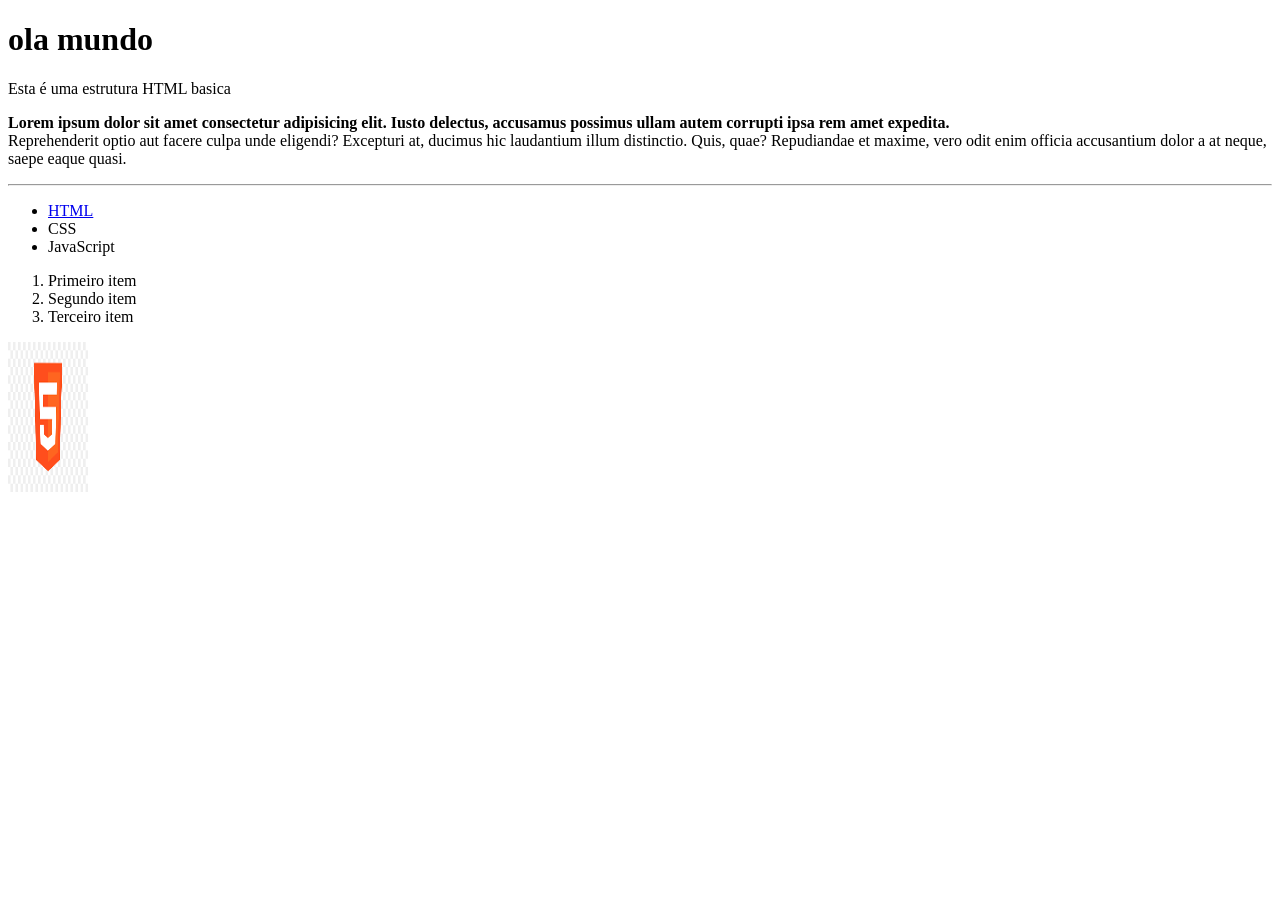
<file: index.html>
<!doctype html>
<!--Informa ao navegador que este documento usa HTML5 -->
<html lang="pt-br">
  <!--Marca o inicio da pagina HTML. O atributo lang ='pt-br' vai indicar que o idioma principal é o portugues -->
  <head>
    <!--Cabeçalho da pagina. Aqui fica configurações e informações que não irão aparecer no corpo da página-->
    <meta charset="UTF-8" />
    <!--Define o padrão de caracteres. Permite acentos, Ç, emojis e caracteres especiais-->
    <meta name="viewport" content="width=device-width, initial-scale=1.0" />
    <!-- Faz a pagina se adaptar a celulares e computadores-->
    <title>Meu Primeiro site</title>
    <!-- Titulo da pagina, aparece na aba do navegador-->
  </head>
  <body>
    <!-- Corpo da pagina. Tudo o que aparace pro usuario fica aqui -->
    <h1>ola mundo</h1>
    <p>Esta é uma estrutura HTML basica</p>
    <p>
      <strong
        >Lorem ipsum dolor sit amet consectetur adipisicing elit. Iusto
        delectus, accusamus possimus ullam autem corrupti ipsa rem amet
        expedita.</strong
      >
      <br />
      Reprehenderit optio aut facere culpa unde eligendi? Excepturi at, ducimus
      hic laudantium illum distinctio. Quis, quae? Repudiandae et maxime, vero
      odit enim officia accusantium dolor a at neque, saepe eaque quasi.
    </p>
    <hr />
    <ul>
      <li>
        <a
          href="https://developer.mozilla.org/pt-BR/docs/Web/HTML"
          target="_blank"
          >HTML</a
        >
      </li>
      <li>CSS</li>
      <li>JavaScript</li>
    </ul>

    <ol>
      <li>Primeiro item</li>
      <li>Segundo item</li>
      <li>Terceiro item</li>
    </ol>
    <img
      src="./img/img-html.png"
      alt="Logo HTML5"
      width="80px"
      height="150px"
    />
  </body>
</html>
</file>
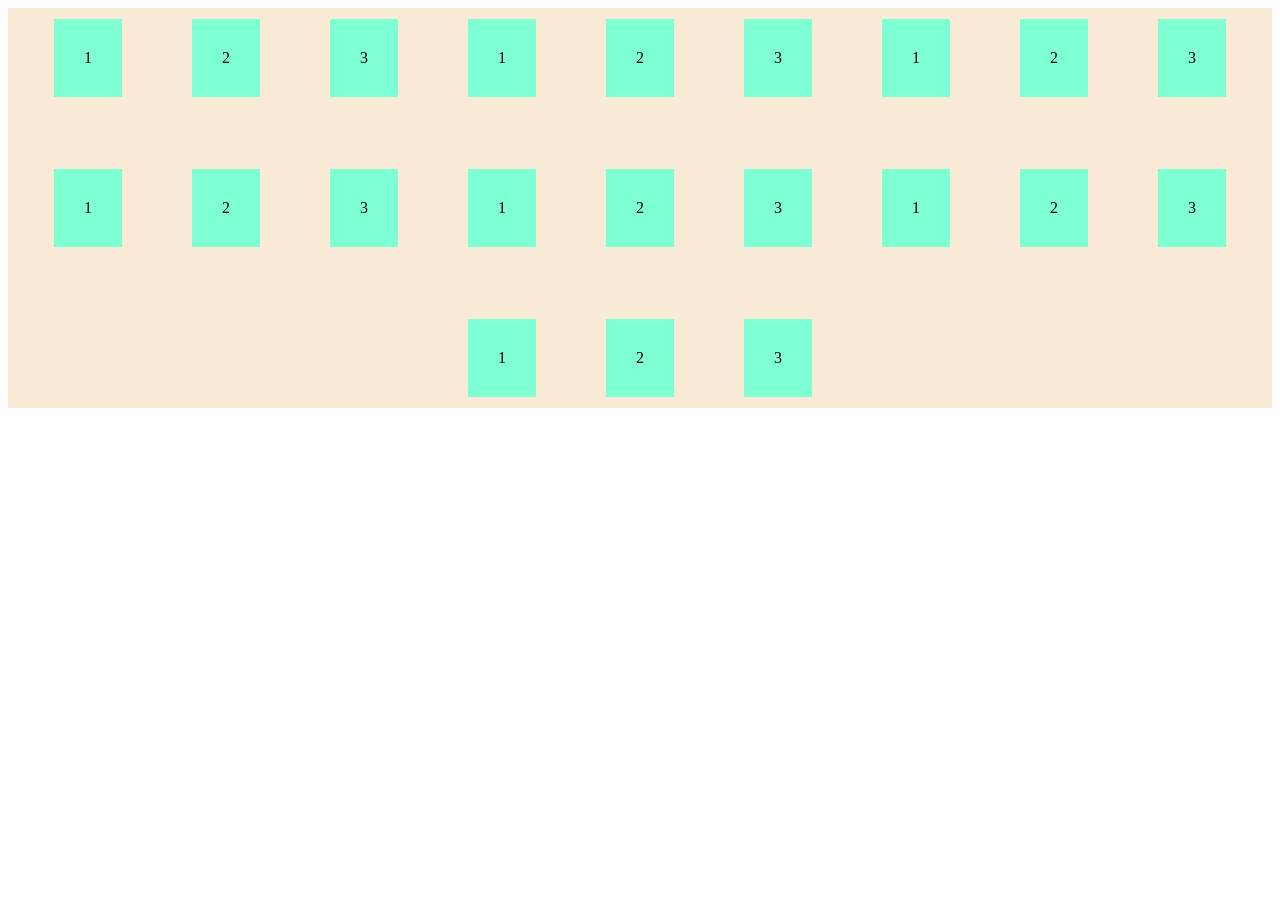
<file: aula18/index.html>
<!doctype html>
<html lang="pt-br">
  <head>
    <meta charset="UTF-8" />
    <meta name="viewport" content="width=device-width, initial-scale=1.0" />
    <title>FlexBox</title>
    <link rel="stylesheet" href="./style.css" />
  </head>
  <body>
    <div class="container">
      <div class="caixa">1</div>
      <div class="caixa">2</div>
      <div class="caixa">3</div>
      <div class="caixa">1</div>
      <div class="caixa">2</div>
      <div class="caixa">3</div>
      <div class="caixa">1</div>
      <div class="caixa">2</div>
      <div class="caixa">3</div>
      <div class="caixa">1</div>
      <div class="caixa">2</div>
      <div class="caixa">3</div>
      <div class="caixa">1</div>
      <div class="caixa">2</div>
      <div class="caixa">3</div>
      <div class="caixa">1</div>
      <div class="caixa">2</div>
      <div class="caixa">3</div>
      <div class="caixa">1</div>
      <div class="caixa">2</div>
      <div class="caixa">3</div>
    </div>
  </body>
</html>
</file>
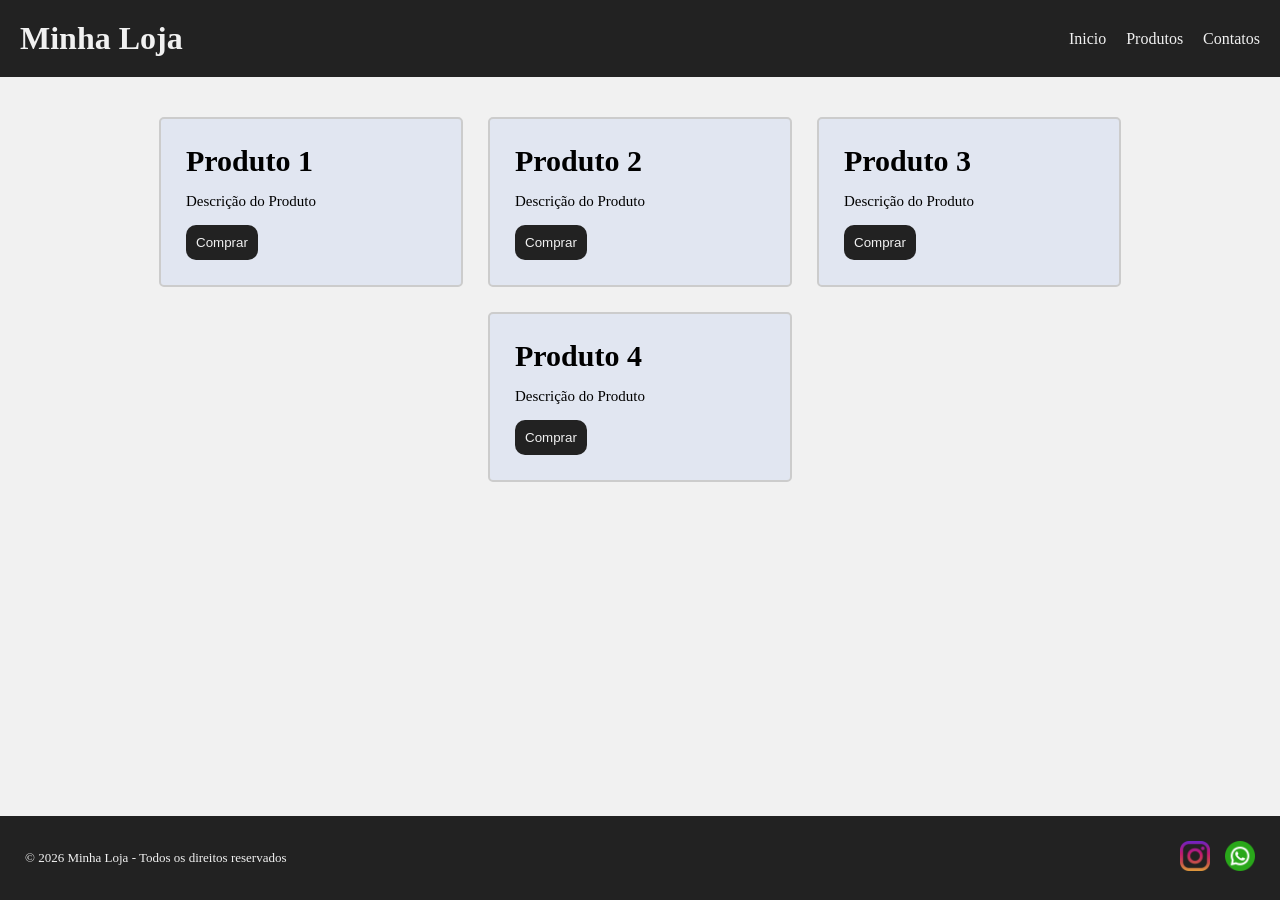
<file: aula19/index.html>
<!doctype html>
<html lang="pt-br">
  <head>
    <meta charset="UTF-8" />
    <meta name="viewport" content="width=device-width, initial-scale=1.0" />
    <link rel="stylesheet" href="style.css" />
    <title>Aula Flexbox</title>
  </head>
  <body>
    <header class="cabecalho">
      <h1>Minha Loja</h1>
      <nav class="menu">
        <a href="#">Inicio</a>
        <a href="#">Produtos</a>
        <a href="#">Contatos</a>
      </nav>
    </header>
    <main>
      <section class="cards">
        <div class="produtos">
          <h2>Produto 1</h2>
          <p>Descrição do Produto</p>
          <button>Comprar</button>
        </div>
        <div class="produtos">
          <h2>Produto 2</h2>
          <p>Descrição do Produto</p>
          <button>Comprar</button>
        </div>
        <div class="produtos">
          <h2>Produto 3</h2>
          <p>Descrição do Produto</p>
          <button>Comprar</button>
        </div>
        <div class="produtos">
          <h2>Produto 4</h2>
          <p>Descrição do Produto</p>
          <button>Comprar</button>
        </div>
      </section>
    </main>
    <footer class="rodape">
      <p>&copy; 2026 Minha Loja - Todos os direitos reservados</p>

      <div class="sociais">
        <a href="#"><img src="./img/instagram.png" alt="logo instagram" /></a>
        <a href="#"><img src="./img/whatsapp.png" alt="logo whatsapp" /></a>
      </div>
    </footer>
  </body>
</html>
</file>
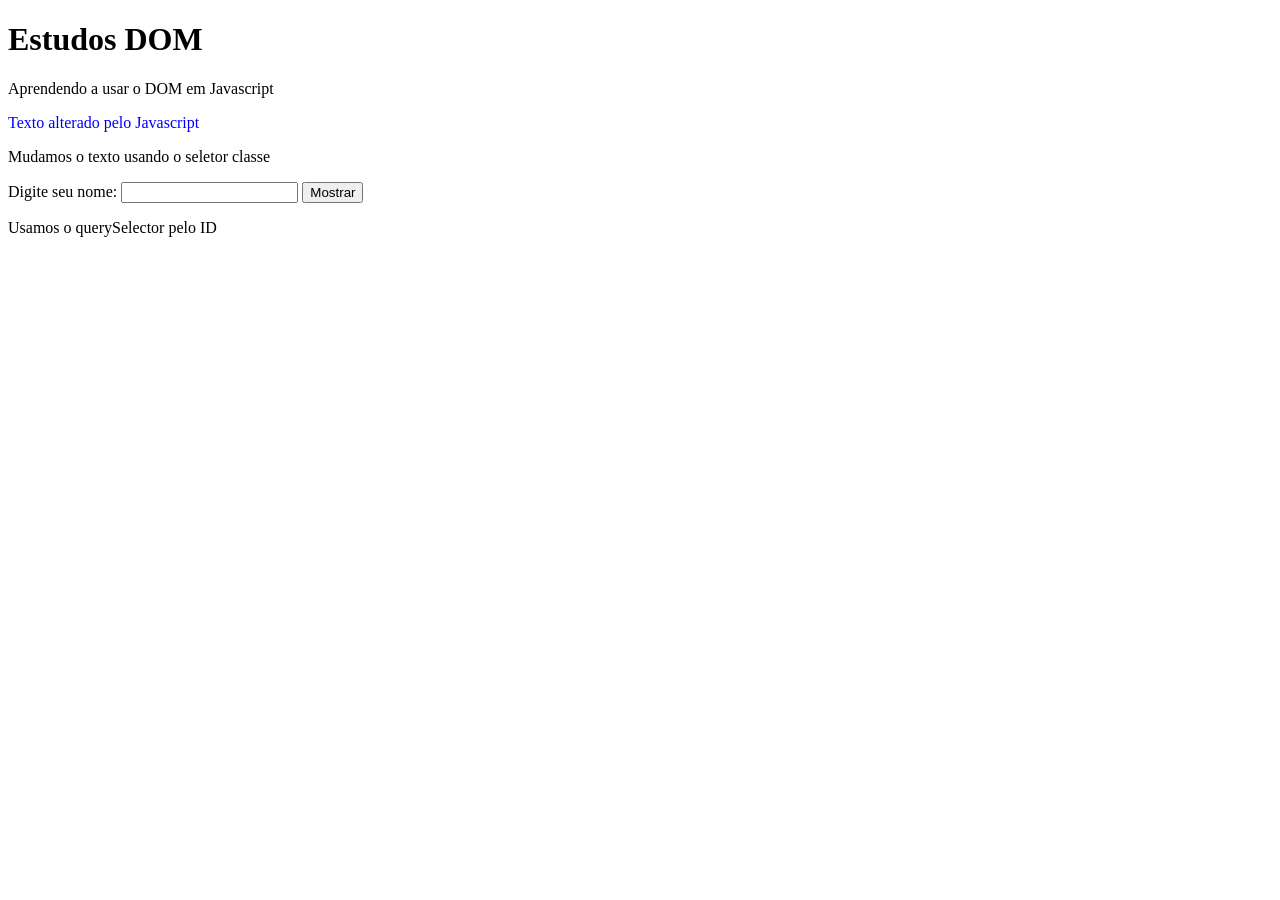
<file: aula24/index.html>
<!doctype html>
<html lang="pt-BR">
  <head>
    <meta charset="UTF-8" />
    <meta name="viewport" content="width=device-width, initial-scale=1.0" />
    <title>DOM</title>
  </head>
  <body>
    <h1>Estudos DOM</h1>
    <p>Aprendendo a usar o DOM em Javascript</p>
    <p>Aqui que vai mudar</p>
    <p class="msg">Vamos usar outro seletor</p>

    <label for="nome">Digite seu nome:</label>
    <input type="text" id="nome" name="nome" />
    <button onclick="mostrarNome()">Mostrar</button>
    <p id="resultado"></p>

    <p id="texto">Vamos usar querySelector</p>

    <script>
      let paragrafo = document.getElementsByTagName('p')[1]

      paragrafo.innerText = 'Texto alterado pelo Javascript'
      paragrafo.style.color = 'blue'

      // let p2 = document.getElementById('msg')
      let p2 = document.getElementsByClassName('msg')[0]

      p2.innerText = 'Mudamos o texto usando o seletor classe'

      function mostrarNome() {
        // let nome = document.getElementsByName('nome')[0].value
        const campo = document.querySelector("[name='nome']")
        let nome = campo.value
        document.getElementById('resultado').innerText = `Olá, ${nome}`
      }

      let texto = document.querySelectorAll('p')
      texto[4].innerText = 'Usamos o querySelector pelo ID'
    </script>
  </body>
</html>
</file>
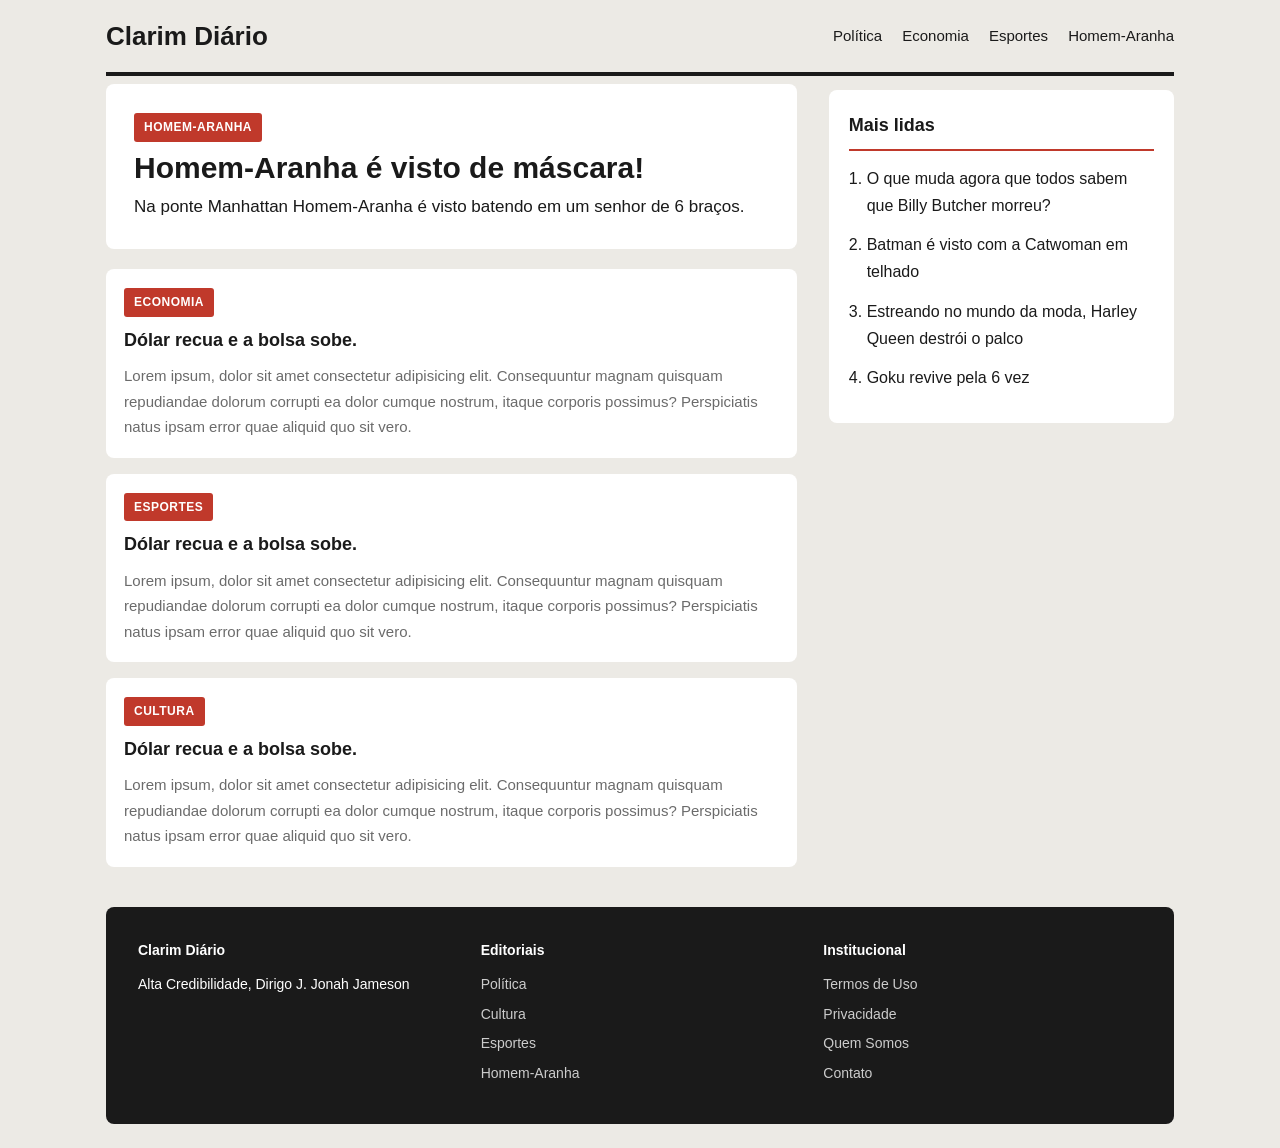
<file: aula21/pages/index.html>
<!doctype html>
<html lang="pt-BR">
  <head>
    <meta charset="UTF-8" />
    <meta name="viewport" content="width=device-width, initial-scale=1.0" />
    <title>Clarim Diário</title>
    <link rel="stylesheet" href="../css/main.css" />
    <script src="../js/components/site-header.js" defer></script>
    <script src="../js/components/news-card.js" defer></script>
    <script src="../js/components/site-footer.js" defer></script>
  </head>
  <body>
    <site-header></site-header>
    
    <div class="conteudo">
      <main class="principal">
        <article class="cartao card--destaque">
          <span class="categoria">Homem-Aranha</span>
          <h1 class="card__titulo">Homem-Aranha é visto de máscara!</h1>
          <p class="card__resumo">
            Na ponte Manhattan Homem-Aranha é visto batendo em um senhor de 6
            braços.
          </p>
        </article>

        <section class="grade-noticias">
          <news-card
            categoria="Economia"
            titulo="Dólar recua e a bolsa sobe."
            resumo="Lorem ipsum, dolor sit amet consectetur adipisicing elit. Consequuntur magnam quisquam repudiandae dolorum corrupti ea dolor cumque nostrum, itaque corporis possimus? Perspiciatis natus ipsam error quae aliquid quo sit vero."
          ></news-card>

          <news-card
            categoria="Esportes"
            titulo="Dólar recua e a bolsa sobe."
            resumo="Lorem ipsum, dolor sit amet consectetur adipisicing elit. Consequuntur magnam quisquam repudiandae dolorum corrupti ea dolor cumque nostrum, itaque corporis possimus? Perspiciatis natus ipsam error quae aliquid quo sit vero."
          ></news-card>

          <news-card
            categoria="Cultura"
            titulo="Dólar recua e a bolsa sobe."
            resumo="Lorem ipsum, dolor sit amet consectetur adipisicing elit. Consequuntur magnam quisquam repudiandae dolorum corrupti ea dolor cumque nostrum, itaque corporis possimus? Perspiciatis natus ipsam error quae aliquid quo sit vero."
          ></news-card>
        </section>
      </main>

      <aside class="menu-lateral">
        <div class="caixa">
          <h3>Mais lidas</h3>
          <ol>
            <li>O que muda agora que todos sabem que Billy Butcher morreu?</li>
            <li>Batman é visto com a Catwoman em telhado</li>
            <li>Estreando no mundo da moda, Harley Queen destrói o palco</li>
            <li>Goku revive pela 6 vez</li>
          </ol>
        </div>
      </aside>
    </div>

    <site-footer></site-footer>
  </body>
</html>
</file>
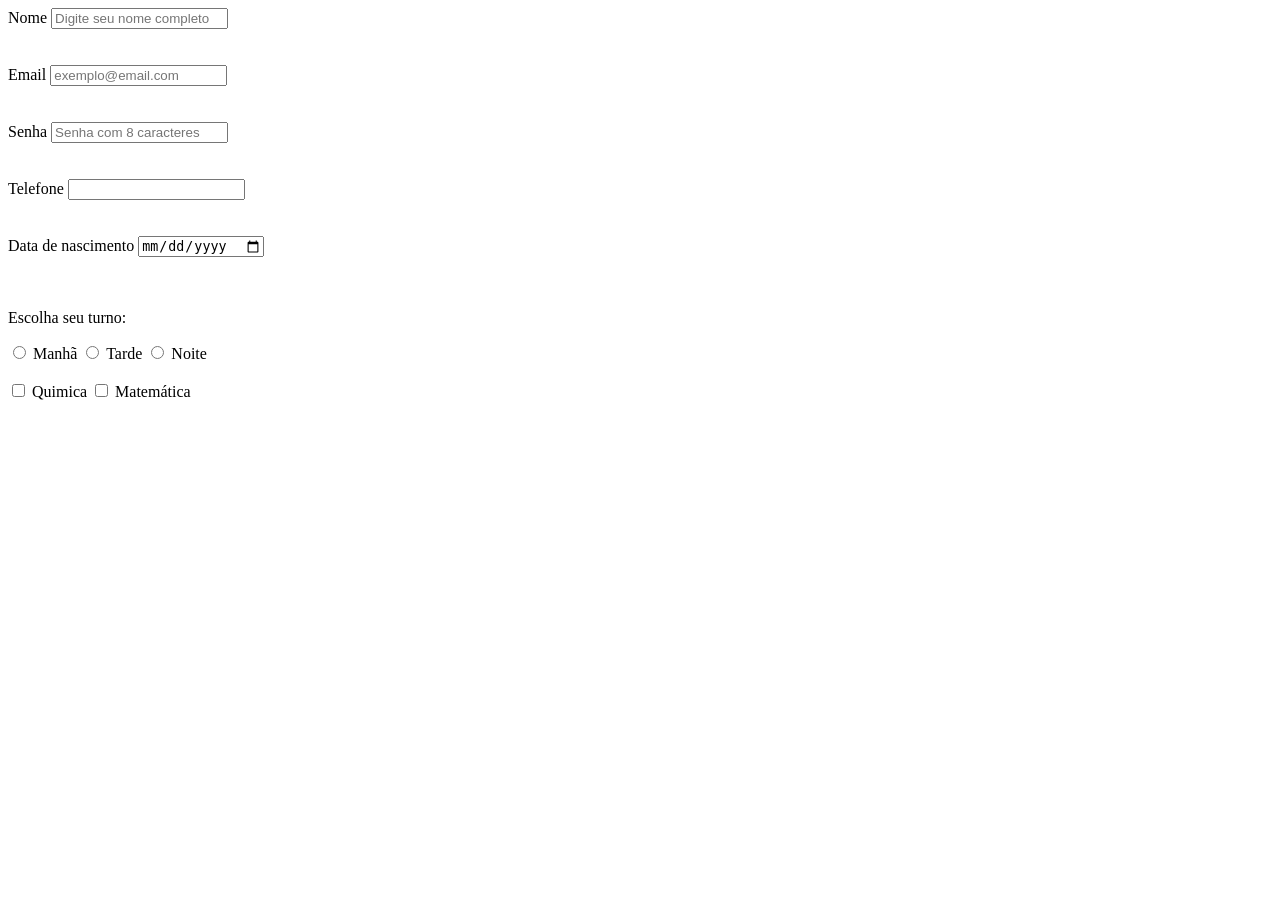
<file: formulario.html>
<!doctype html>
<html lang="pt-br">
  <head>
    <meta charset="UTF-8" />
    <meta name="viewport" content="width=device-width, initial-scale=1.0" />
    <title>Exemplo de Formulário</title>
  </head>
  <body>
    <form action="#">
      <label for="nome">Nome</label>
      <input
        type="text"
        name="nome"
        id="nome"
        placeholder="Digite seu nome completo"
        required
      />
      <br />
      <br />
      <br />
      <label for="email">Email</label>
      <input
        type="email"
        name="email"
        id="email"
        placeholder="exemplo@email.com"
        required
      />
      <br />
      <br />
      <br />
      <label for="senha">Senha</label>
      <input
        type="password"
        name="senha"
        id="senha"
        placeholder="Senha com 8 caracteres"
        minlength="8"
        maxlength="16"
        required
      />
      <br />
      <br />
      <br />
      <label for="telefone">Telefone</label>
      <input type="tel" name="telefone" id="telefone" />
      <br />
      <br />
      <br />
      <label for="data">Data de nascimento</label>
      <input type="date" name="data" id="data" />
      <br />
      <br />
      <br />
      <p>Escolha seu turno:</p>
      <input type="radio" name="turno" id="manha" />
      <label for="manha">Manhã</label>
      <input type="radio" name="turno" id="tarde" />
      <label for="tarde">Tarde</label>
      <input type="radio" name="turno" id="noite" />
      <label for="noite">Noite</label>
      <br />
      <br />
      <input type="checkbox" name="materia" id="quimica" value="quimica" />
      <label for="quimica">Quimica</label>
      <input
        type="checkbox"
        name="materia"
        id="matematica"
        value="matematica"
      />
      <label for="matematica">Matemática</label>
    </form>
  </body>
</html>
</file>
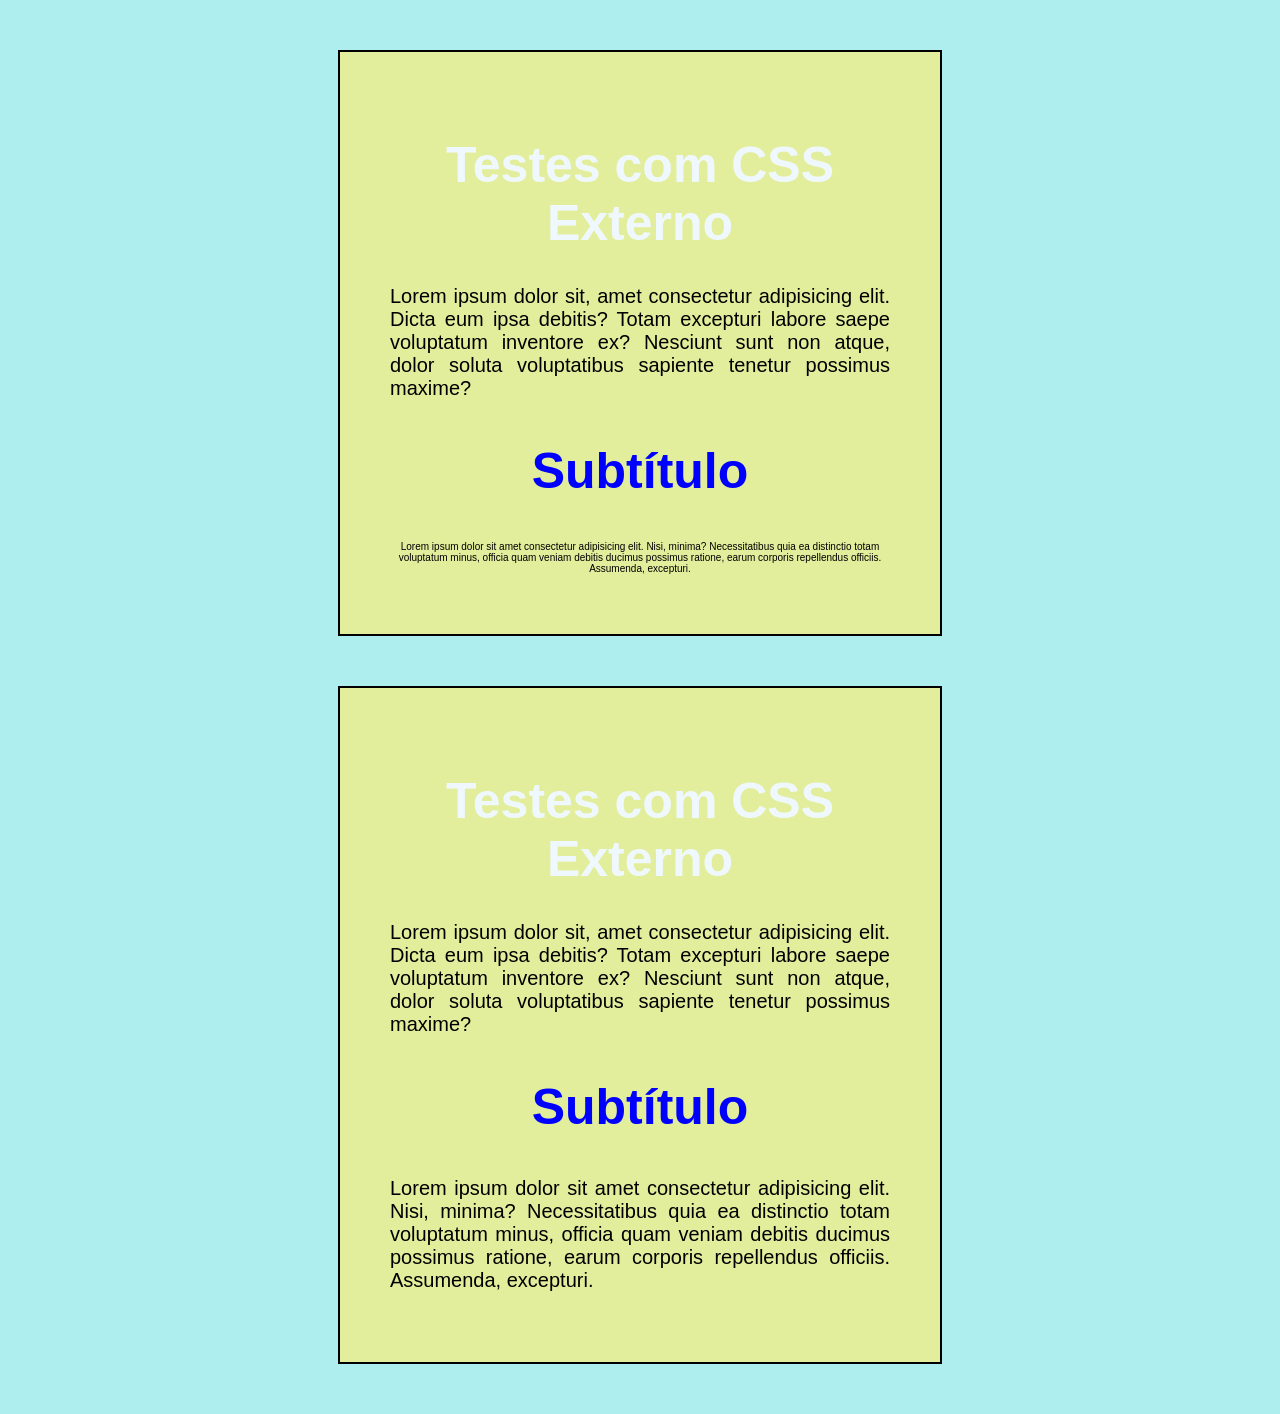
<file: aula17/cssExterno.html>
<!doctype html>
<html lang="pt-br">
  <head>
    <meta charset="UTF-8" />
    <meta name="viewport" content="width=device-width, initial-scale=1.0" />
    <title>CSS Externo</title>
    <link rel="stylesheet" href="style.css" />
  </head>
  <body>
    <div class="card">
      <h1>Testes com CSS Externo</h1>
      <p>
        Lorem ipsum dolor sit, amet consectetur adipisicing elit. Dicta eum ipsa
        debitis? Totam excepturi labore saepe voluptatum inventore ex? Nesciunt
        sunt non atque, dolor soluta voluptatibus sapiente tenetur possimus
        maxime?
      </p>

      <h2>Subtítulo</h2>
      <p id="texto">
        <!-- utilizo para fazer alterações css expecificas-->
        Lorem ipsum dolor sit amet consectetur adipisicing elit. Nisi, minima?
        Necessitatibus quia ea distinctio totam voluptatum minus, officia quam
        veniam debitis ducimus possimus ratione, earum corporis repellendus
        officiis. Assumenda, excepturi.
      </p>
    </div>

    <div class="card">
      <!-- utilizo quando posso usar novamente-->
      <h1>Testes com CSS Externo</h1>
      <p>
        Lorem ipsum dolor sit, amet consectetur adipisicing elit. Dicta eum ipsa
        debitis? Totam excepturi labore saepe voluptatum inventore ex? Nesciunt
        sunt non atque, dolor soluta voluptatibus sapiente tenetur possimus
        maxime?
      </p>

      <h2>Subtítulo</h2>
      <p>
        Lorem ipsum dolor sit amet consectetur adipisicing elit. Nisi, minima?
        Necessitatibus quia ea distinctio totam voluptatum minus, officia quam
        veniam debitis ducimus possimus ratione, earum corporis repellendus
        officiis. Assumenda, excepturi.
      </p>
    </div>
  </body>
</html>
</file>
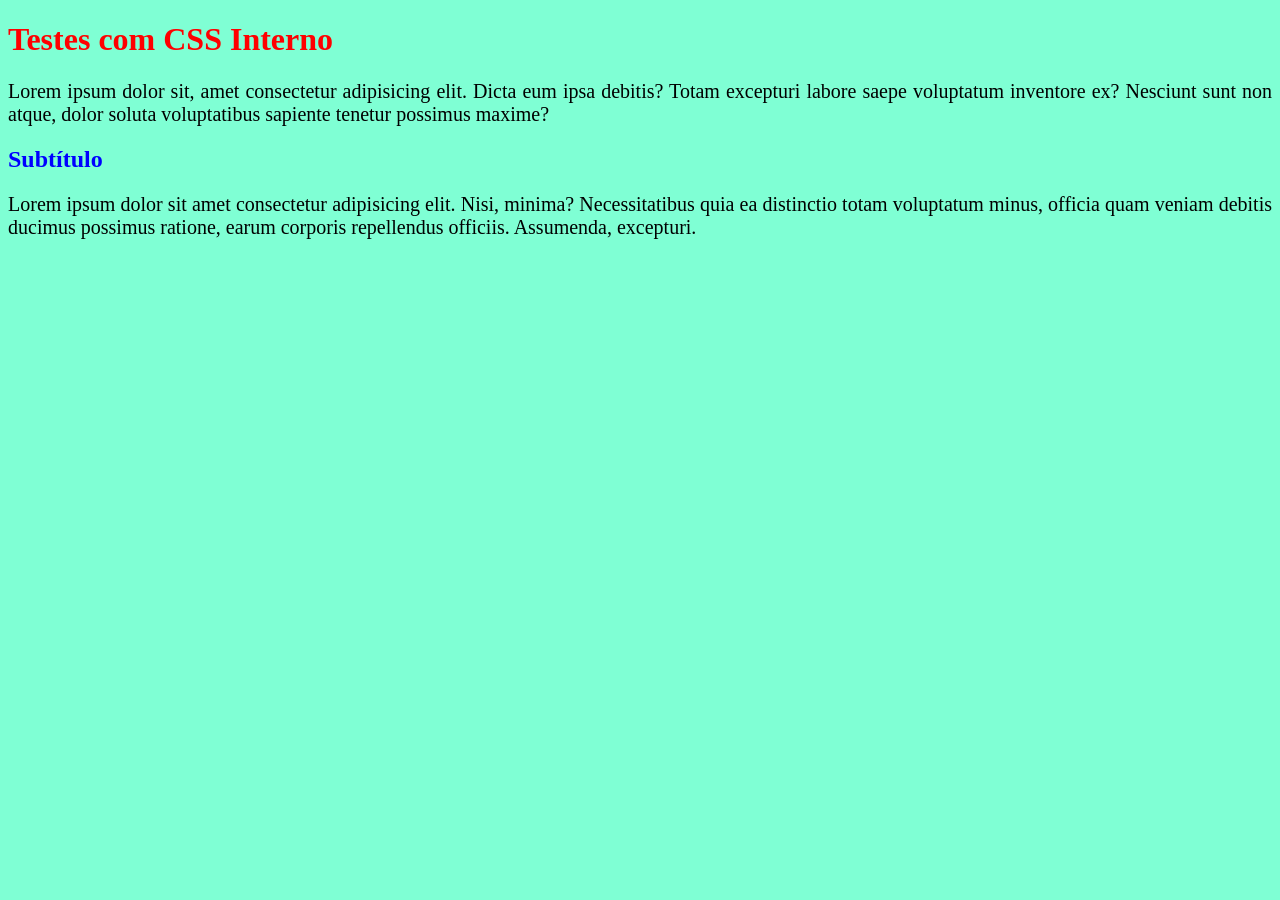
<file: aula17/cssInterno.html>
<!doctype html>
<html lang="pt-br">
  <head>
    <meta charset="UTF-8" />
    <meta name="viewport" content="width=device-width, initial-scale=1.0" />
    <title>CSS Interno</title>

    <style>
      p {
        font-size: 20px;
        text-align: justify;
      }
      h1 {
        color: red;
      }
      h2 {
        color: blue;
      }
      body {
        background-color: aquamarine;
      }
    </style>
  </head>
  <body>
    <h1>Testes com CSS Interno</h1>
    <p>
      Lorem ipsum dolor sit, amet consectetur adipisicing elit. Dicta eum ipsa
      debitis? Totam excepturi labore saepe voluptatum inventore ex? Nesciunt
      sunt non atque, dolor soluta voluptatibus sapiente tenetur possimus
      maxime?
    </p>

    <h2>Subtítulo</h2>
    <p>
      Lorem ipsum dolor sit amet consectetur adipisicing elit. Nisi, minima?
      Necessitatibus quia ea distinctio totam voluptatum minus, officia quam
      veniam debitis ducimus possimus ratione, earum corporis repellendus
      officiis. Assumenda, excepturi.
    </p>
  </body>
</html>
</file>
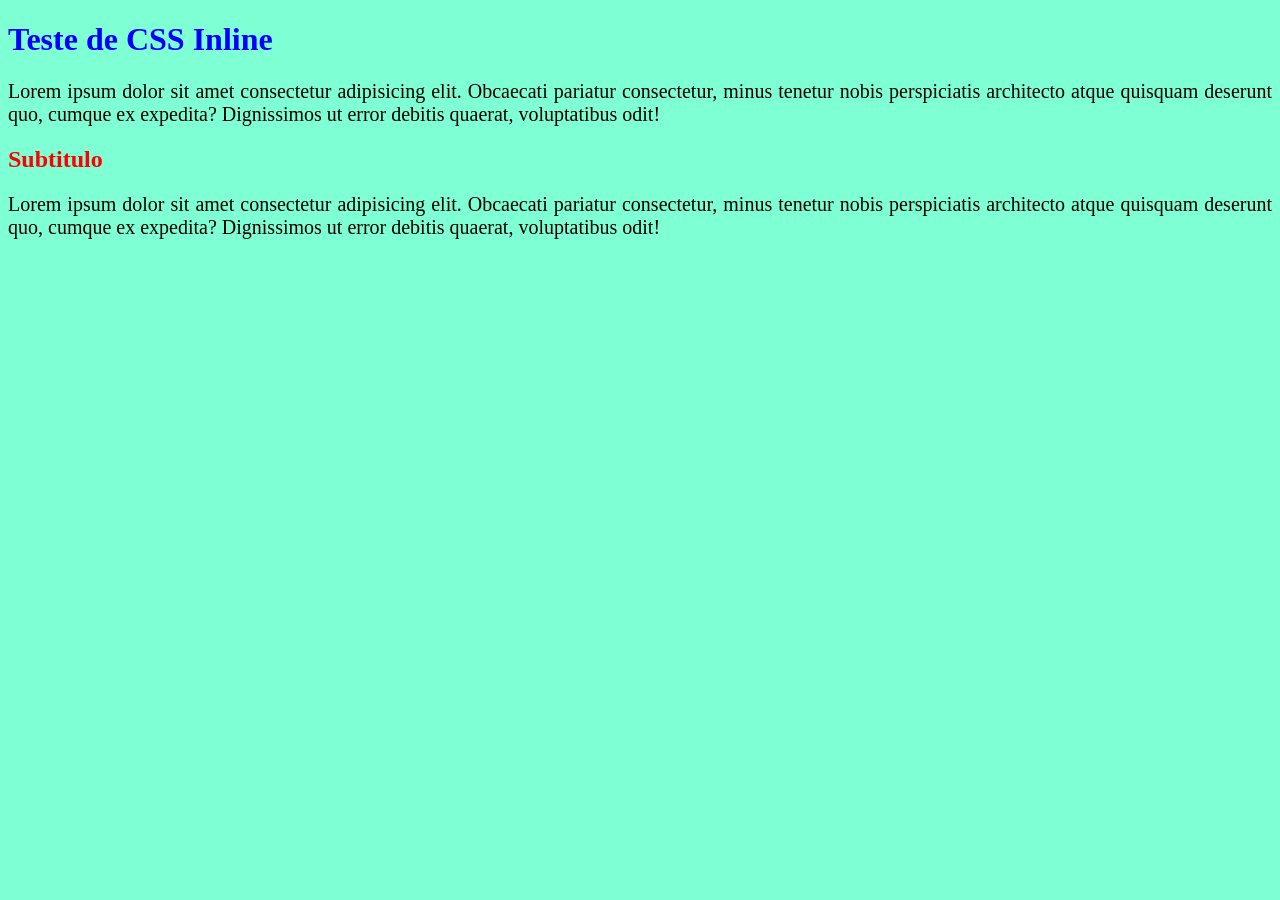
<file: aula17/inline.html>
<!doctype html>
<html lang="pt-br">
  <head>
    <meta charset="UTF-8" />
    <meta name="viewport" content="width=device-width, initial-scale=1.0" />
    <title>Inline CSS</title>
  </head>
  <body style="background-color: aquamarine">
    <h1 style="color: blue">Teste de CSS Inline</h1>
    <p style="font-size: 20px; text-align: justify">
      Lorem ipsum dolor sit amet consectetur adipisicing elit. Obcaecati
      pariatur consectetur, minus tenetur nobis perspiciatis architecto atque
      quisquam deserunt quo, cumque ex expedita? Dignissimos ut error debitis
      quaerat, voluptatibus odit!
    </p>
    <h2 style="color: red">Subtitulo</h2>
    <p style="font-size: 20px; text-align: justify">
      Lorem ipsum dolor sit amet consectetur adipisicing elit. Obcaecati
      pariatur consectetur, minus tenetur nobis perspiciatis architecto atque
      quisquam deserunt quo, cumque ex expedita? Dignissimos ut error debitis
      quaerat, voluptatibus odit!
    </p>
  </body>
</html>
</file>
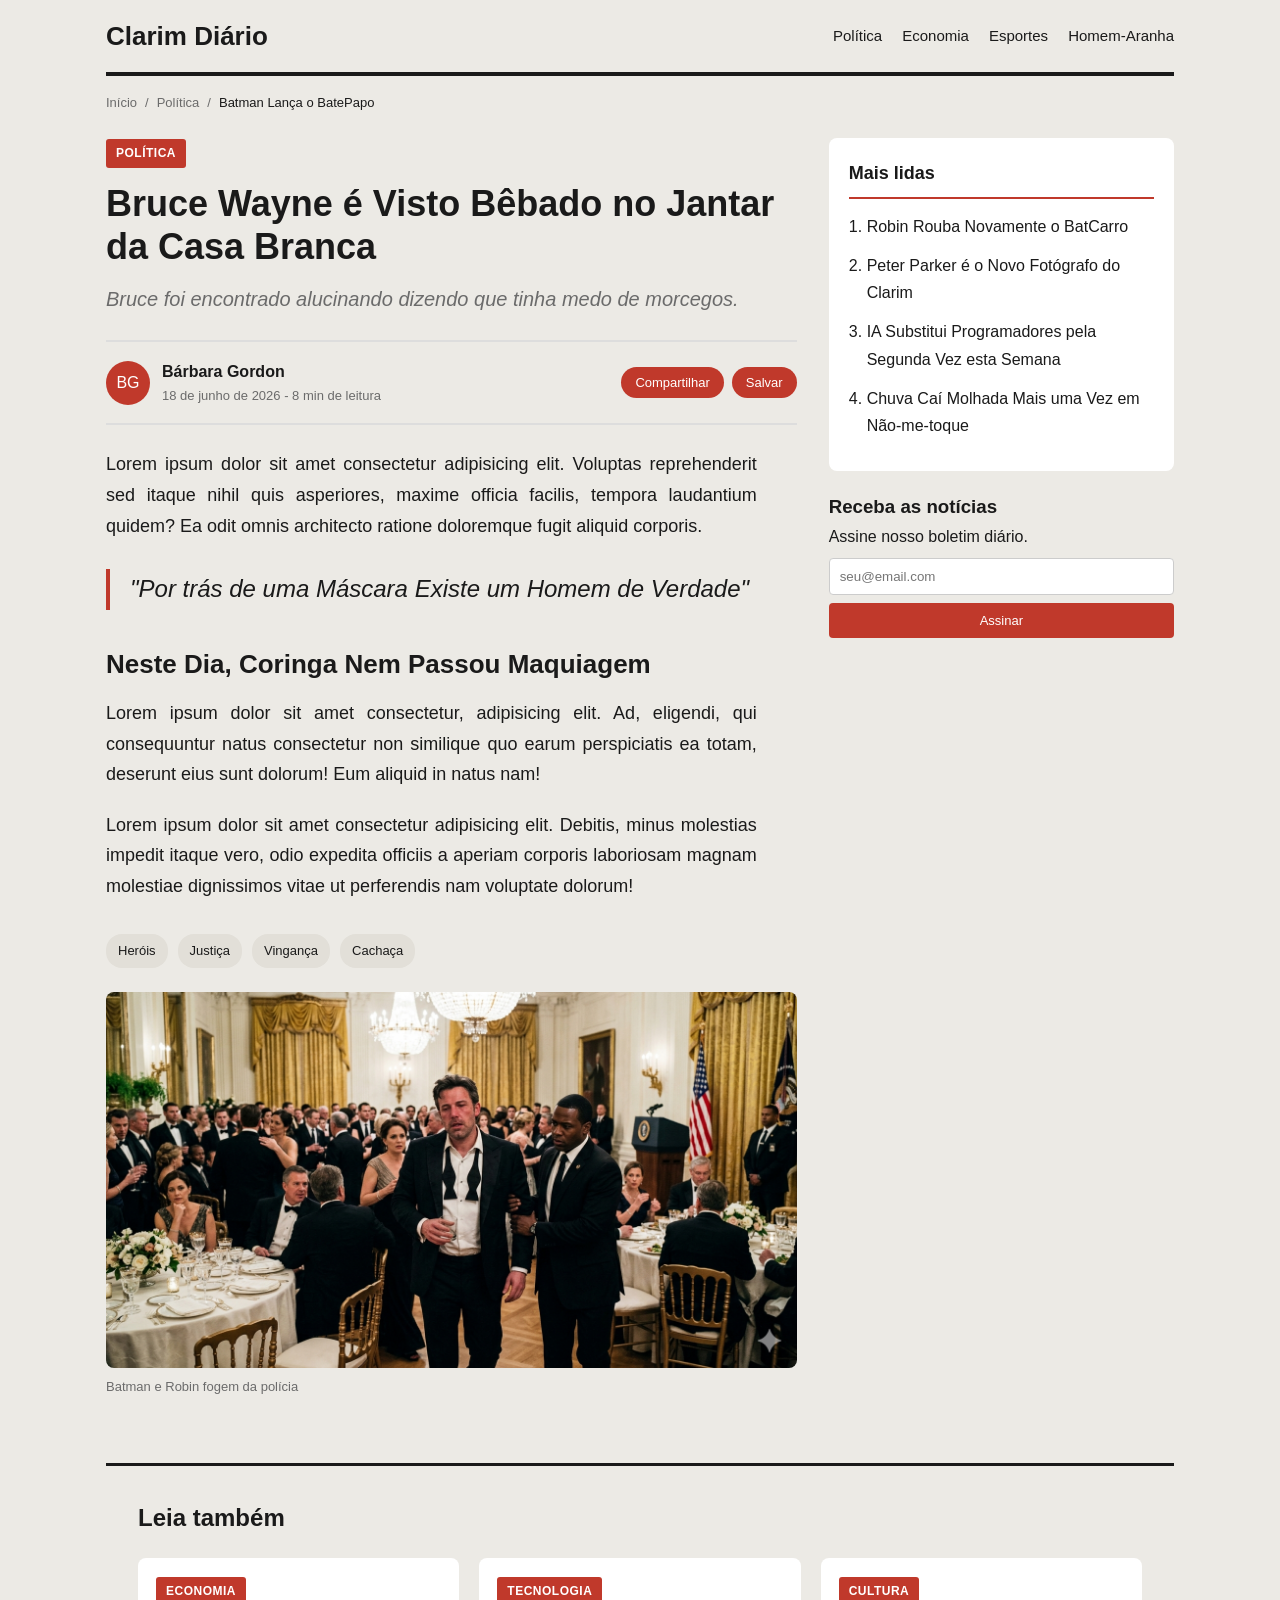
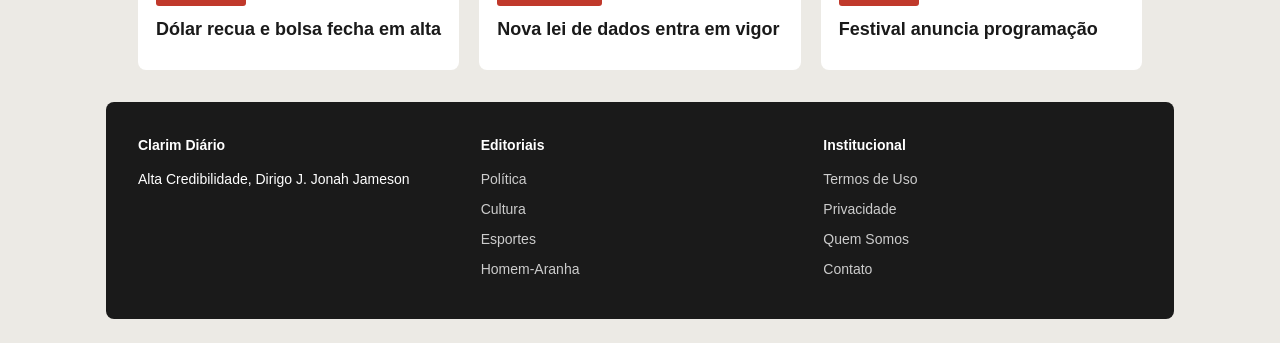
<file: aula21/pages/materia.html>
<!doctype html>
<html lang="pt-BR">
  <head>
    <meta charset="UTF-8" />
    <meta name="viewport" content="width=device-width, initial-scale=1.0" />
    <title>Batman lança o Batpapo - Clarim Diário</title>
    <link rel="stylesheet" href="../css/main.css" />

    <script src="../js/components/site-header.js"></script>
    <script src="../js/components/news-card.js"></script>
    <script src="../js/components/site-footer.js"></script>
  </head>
  <body>
    <site-header></site-header>

    <nav class="trilha">
      <a href="index.html">Início</a>
      <span>/</span>
      <a href="#">Política</a>
      <span>/</span>
      <span class="atual">Batman Lança o BatePapo</span>
    </nav>

    <div class="conteudo">
      <article class="materia">
        <span class="categoria">Política</span>
        <h1>Bruce Wayne é Visto Bêbado no Jantar da Casa Branca</h1>
        <p class="linha-fina">
          Bruce foi encontrado alucinando dizendo que tinha medo de morcegos.
        </p>

        <div class="autor">
          <div class="avatar">BG</div>
          <div>
            <strong>Bárbara Gordon</strong>
            <span class="data">18 de junho de 2026 - 8 min de leitura</span>
          </div>
          <div class="compartilhar">
            <button class="btn btn--primary">Compartilhar</button>
            <button class="btn btn--primary">Salvar</button>
          </div>
        </div>

        <div class="texto">
          <p>
            Lorem ipsum dolor sit amet consectetur adipisicing elit. Voluptas
            reprehenderit sed itaque nihil quis asperiores, maxime officia
            facilis, tempora laudantium quidem? Ea odit omnis architecto ratione
            doloremque fugit aliquid corporis.
          </p>

          <blockquote>
            "Por trás de uma Máscara Existe um Homem de Verdade"
          </blockquote>

          <h2>Neste Dia, Coringa Nem Passou Maquiagem</h2>

          <p>
            Lorem ipsum dolor sit amet consectetur, adipisicing elit. Ad,
            eligendi, qui consequuntur natus consectetur non similique quo earum
            perspiciatis ea totam, deserunt eius sunt dolorum! Eum aliquid in
            natus nam!
          </p>

          <p>
            Lorem ipsum dolor sit amet consectetur adipisicing elit. Debitis,
            minus molestias impedit itaque vero, odio expedita officiis a
            aperiam corporis laboriosam magnam molestiae dignissimos vitae ut
            perferendis nam voluptate dolorum!
          </p>
        </div>
        <div class="tags">
          <a href="#" class="tag">Heróis</a>
          <a href="#" class="tag">Justiça</a>
          <a href="#" class="tag">Vingança</a>
          <a href="#" class="tag">Cachaça</a>
        </div>

        <figure class="imagem-destaque">
          <img
            src="../assets/images/batman-bebado.jpg"
            alt="Homens Fugindo Fantasiados"
          />

          <figcaption>Batman e Robin fogem da polícia</figcaption>
        </figure>
      </article>

      <aside class="menu-lateral">
        <div class="caixa">
          <h3>Mais lidas</h3>
          <ol>
            <li>Robin Rouba Novamente o BatCarro</li>
            <li>Peter Parker é o Novo Fotógrafo do Clarim</li>
            <li>IA Substitui Programadores pela Segunda Vez esta Semana</li>
            <li>Chuva Caí Molhada Mais uma Vez em Não-me-toque</li>
          </ol>
        </div>

        <div class="caixa-newsletter">
          <h3>Receba as notícias</h3>
          <p>Assine nosso boletim diário.</p>
          <input type="email" placeholder="seu@email.com" />
          <button class="btn btn--primary">Assinar</button>
        </div>
      </aside>
    </div>

    <section class="relacionados">
      <h2>Leia também</h2>
      <div class="grade">
        <news-card
          categoria="Economia"
          titulo="Dólar recua e bolsa fecha em alta"
        ></news-card>
        <news-card
          categoria="Tecnologia"
          titulo="Nova lei de dados entra em vigor"
        ></news-card>
        <news-card
          categoria="Cultura"
          titulo="Festival anuncia programação"
        ></news-card>
      </div>
    </section>
    <site-footer></site-footer>
  </body>
</html>
</file>
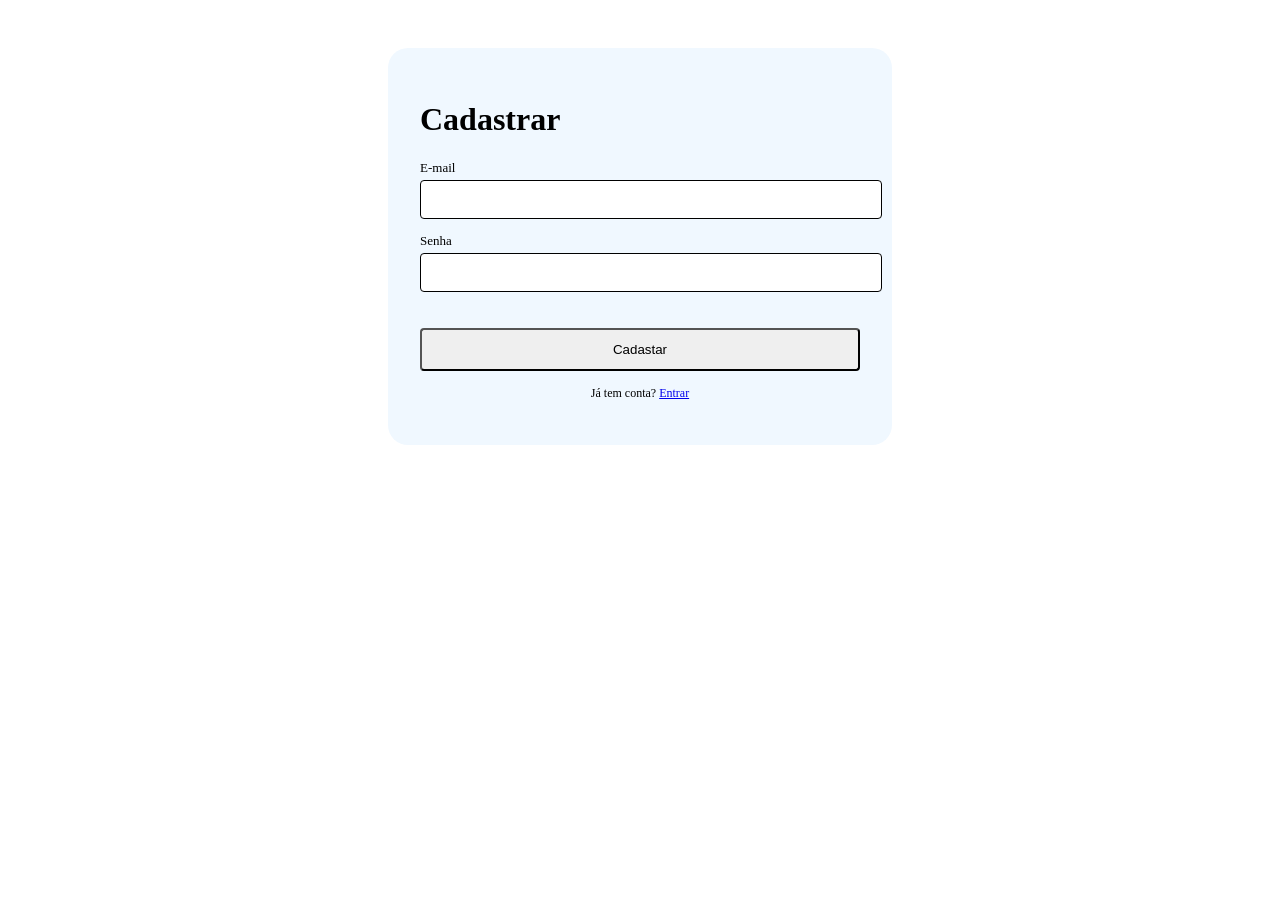
<file: aula27/html/cadastrar.html>
<!doctype html>
<html lang="pt-BR">
  <head>
    <meta charset="UTF-8" />
    <meta name="viewport" content="width=device-width, initial-scale=1.0" />
    <link rel="stylesheet" href="../css/form.css" />
    <title>Tela de Cadastro</title>
  </head>
  <body>
    <main class="principal">
      <form id="form-cadastro" class="formulario">
        <h1>Cadastrar</h1>

        <label for="email">E-mail</label>
        <input type="email" name="email" id="email" required />

        <label for="senha">Senha</label>
        <input type="password" name="senha" id="senha" requi />

        <p id="aviso"></p>

        <button type="submit" class="btn">Cadastar</button>
        <p class="rodape-form">Já tem conta? <a href="login.html">Entrar</a></p>
      </form>
    </main>
    <script type="module" src="../js/cadastro.js"></script>
  </body>
</html>
</file>
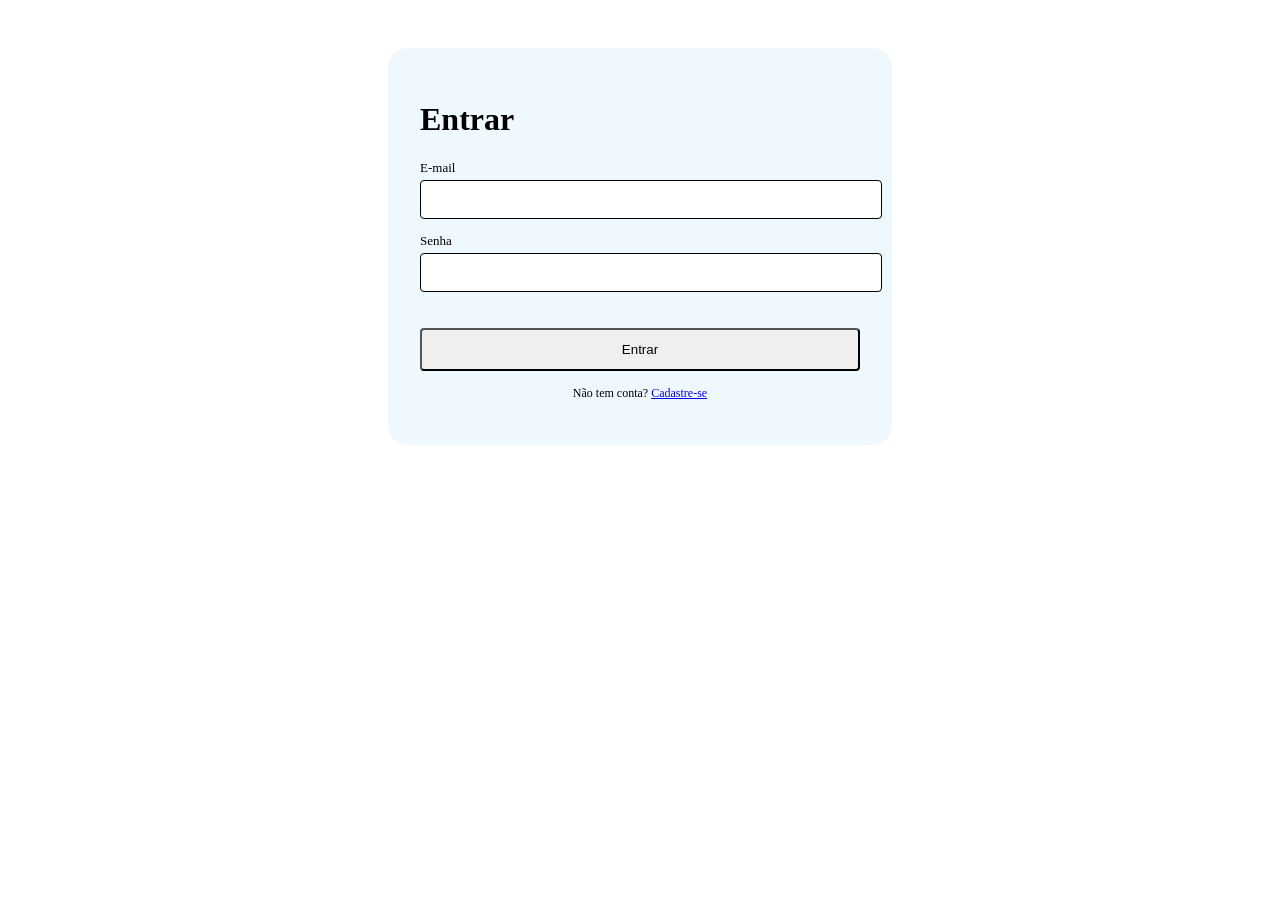
<file: aula27/html/login.html>
<!doctype html>
<html lang="pt-BR">
  <head>
    <meta charset="UTF-8" />
    <meta name="viewport" content="width=device-width, initial-scale=1.0" />
    <link rel="stylesheet" href="../css/form.css" />
    <title>Tela de Login</title>
  </head>
  <body>
    <main class="principal">
      <form id="form-login" class="formulario">
        <h1>Entrar</h1>

        <label for="email">E-mail</label>
        <input type="email" name="email" id="email" required />

        <label for="senha">Senha</label>
        <input type="password" name="senha" id="senha" required />

        <p id="aviso"></p>

        <button type="submit" class="btn">Entrar</button>

        <p class="rodape-form">Não tem conta? <a href="#">Cadastre-se</a></p>
      </form>
    </main>
  </body>
</html>
</file>
<file: aula18/style.css>
.caixa {
  background-color: aquamarine;
  padding: 30px;
  margin: 10px;
}

.container {
  display: flex;
  flex-direction: row;
  background-color: antiquewhite;
  height: 400px;
  align-items: center;
  justify-content: center;
  gap: 50px;
  flex-wrap: wrap;
}
</file>
<file: aula19/style.css>
* {
  margin: 0;
  padding: 0;
}

body {
  font-family: 'Times New Roman', Times, serif;
  background-color: #f1f1f1;

  display: flex;
  flex-direction: column;
  min-height: 100vh;
}

main {
  flex: 1; /* faz o main crescer e empurrar o footer para baixo */
}

.cabecalho {
  color: #f1f1f1;
  background-color: #222;
  padding: 20px;
  display: flex;
  justify-content: space-between;
  align-items: center;
}

.menu {
  display: flex;
  gap: 20px;
}

.menu a {
  color: #f1f1f1;
  text-decoration: none;
  transition: font-size 0.5s ease;
}

.menu a:hover {
  font-size: 1.2em;
  color: rgb(184, 230, 236);
}

.cards {
  display: flex;
  justify-content: center;
  padding: 40px;
  gap: 25px;
  flex-wrap: wrap;
}

.produtos {
  background-color: rgba(155, 184, 238, 0.192);
  width: 250px;
  padding: 25px;
  border: 2px solid #ccc;
  border-radius: 5px;
}

.produtos h2 {
  font-size: 30px;
  margin-bottom: 15px;
}

.produtos p {
  font-size: 15px;
  margin-bottom: 15px;
}

.produtos button {
  padding: 10px;
  background-color: #222;
  color: #f1f1f1;
  border: none;
  border-radius: 10px;
  cursor: pointer;
  transition: all 1s ease;
}

.produtos button:hover {
  transform: scale(1.2);
}

.rodape {
  background-color: #222;
  color: #f1f1f1;
  display: flex;
  justify-content: space-between;
  align-items: center;
  padding: 25px;
}

.rodape p {
  font-size: small;
}

.sociais {
  display: flex;
  gap: 15px;
}

.sociais img {
  width: 30px;
}
</file>
<file: aula21/css/main.css>
@import 'base/variables.css';
@import 'base/reset.css';

@import 'layout/grid.css';
@import 'layout/header.css';
@import 'layout/footer.css';

@import 'components/card.css';
@import 'components/button.css';
@import 'components/tags.css';
@import 'components/box.css';
@import 'components/form.css';

@import '../css/materia.css';
</file>
<file: aula17/style.css>
body {
  background-color: paleturquoise;
  font-family: Arial, Helvetica, sans-serif;
}

p {
  font-size: 20px;
  text-align: justify;
}
h1 {
  color: red;
  font-size: 50px;
  text-align: center;
}
h2 {
  color: blue;
  font-size: 50px;
  text-align: center;
}

.card {
  background-color: rgb(226, 238, 155);
  width: 500px;
  height: auto;
  margin: 50px auto;
  padding: 50px;
  border: 2px solid black;
}

.card h1 {
  color: aliceblue;
}
/*padding = espaçamento interno; 
margin; espaçamento externo*/

#texto {
  font-size: 10px;
  text-align: center;
}
</file>
<file: aula27/css/form.css>
.principal {
  display: flex;
  justify-content: center;
  padding: 40px 0;
}

.formulario {
  background-color: aliceblue;
  padding: 32px;
  width: 100%;
  max-width: 440px;
  border-radius: 20px;
}

.formulario label {
  font-size: 13px;
  margin: 14px 0 4px;
  display: block;
}

.formulario input {
  width: 100%;
  font-size: 15px;
  padding: 10px;
  border: 1px solid black;
  border-radius: 4px;
}

.rodape-form {
  text-align: center;
  font-size: 12px;
  margin-top: 15px;
}

.formulario .btn {
  width: 100%;
  margin-top: 20px;
  padding: 12px;
  border-radius: 4px;
}
</file>
